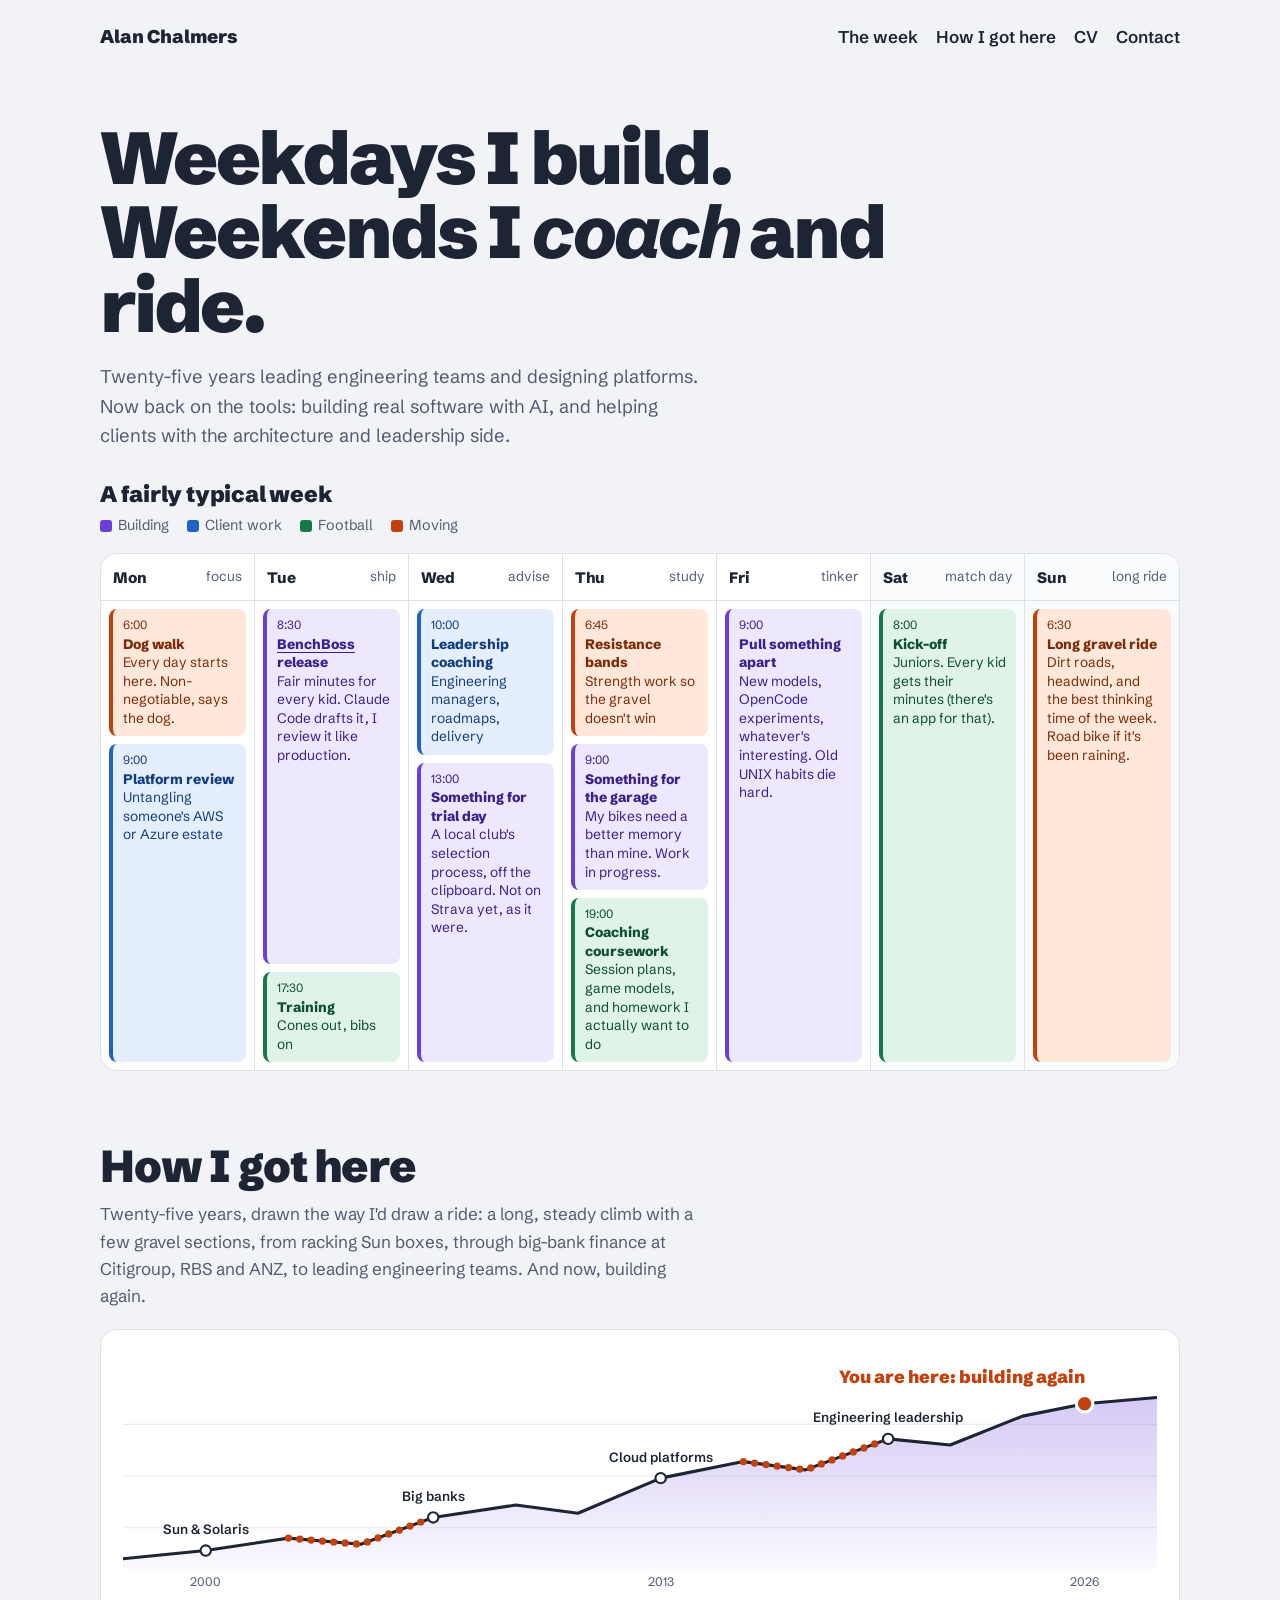
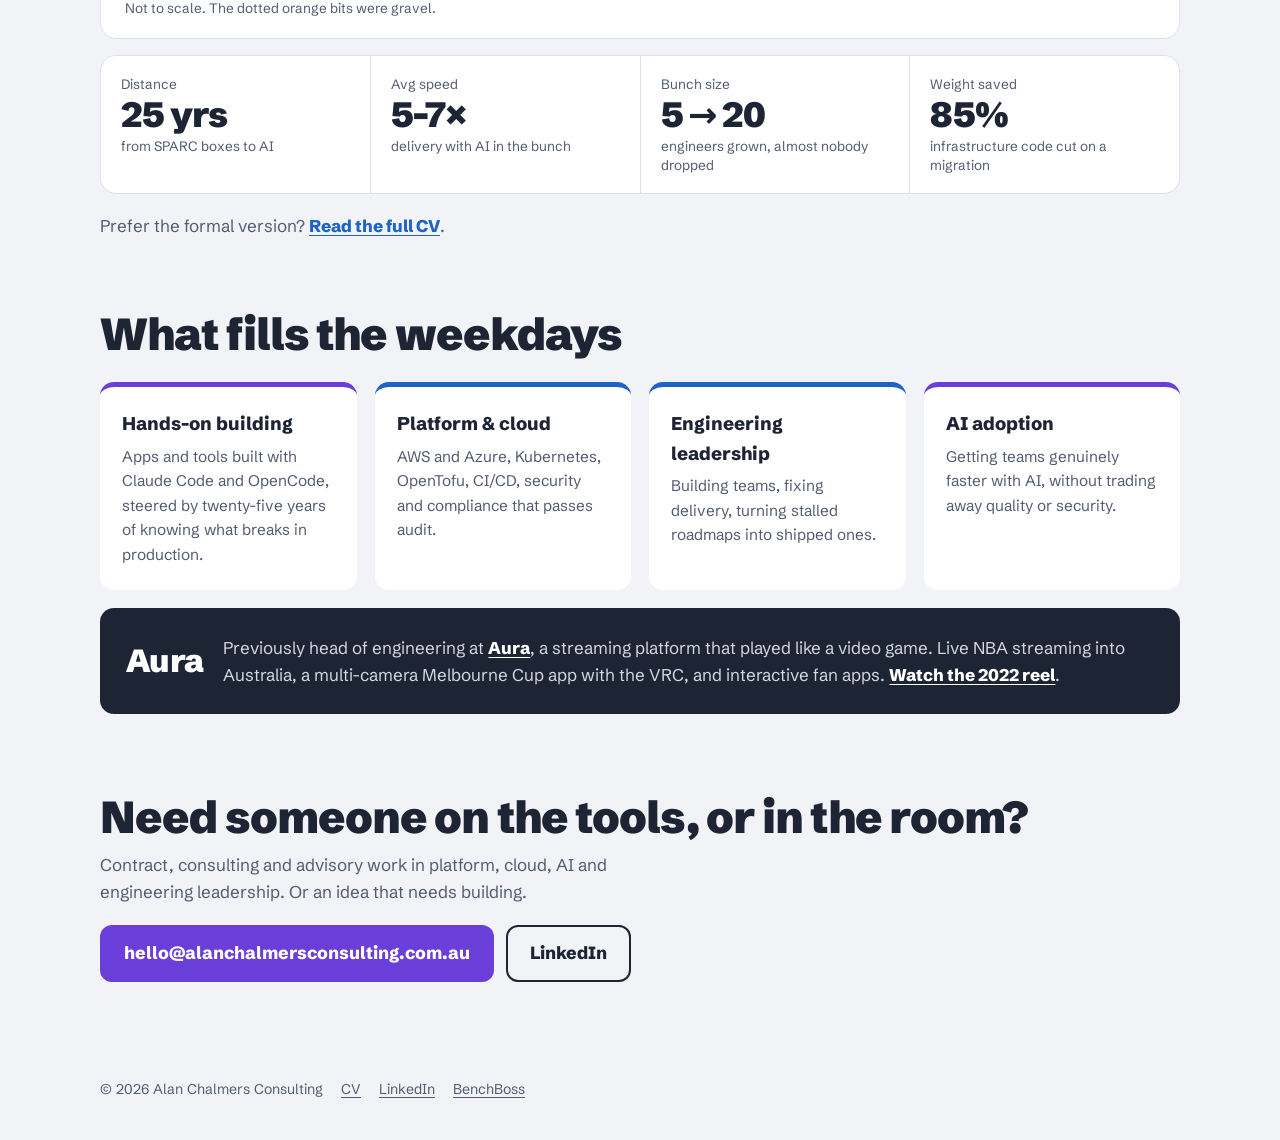
<file: index.html>
<!DOCTYPE html>
<html lang="en">
<head>
<meta charset="UTF-8">
<meta name="viewport" content="width=device-width, initial-scale=1.0">
<title>Alan Chalmers: engineering leader, back on the tools</title>
<meta name="description" content="Twenty-five years leading engineering teams and designing platforms. Now building real software with AI, and helping clients with architecture and leadership.">
<link rel="stylesheet" href="/fonts/fonts.css">
<style>
:root{
  --paper:#FFFFFF; --wash:#F1F3F7; --ink:#1D2433; --muted:#525C70; --rule:#DDE2EA;
  --build:#6A3FD9; --build-bg:#EEE8FF;
  --client:#1F63C9; --client-bg:#E4EEFC;
  --pitch:#16794A; --pitch-bg:#DFF3E8;
  --ride:#C2410C; --ride-bg:#FFE8DA;
}
*{box-sizing:border-box;margin:0;padding:0}
body{font-family:'Schibsted Grotesk',system-ui,-apple-system,sans-serif;background:var(--wash);color:var(--ink);line-height:1.6;font-size:17px}
a{color:var(--client);text-underline-offset:3px}
a:focus-visible{outline:3px solid var(--build);outline-offset:3px;border-radius:4px}
.skip-link{position:absolute;left:1rem;top:-100px;background:var(--build);color:#fff;padding:.5rem 1rem;z-index:10;font-weight:800;border-radius:6px}
.skip-link:focus{top:.5rem}
.wrap{max-width:1120px;margin:0 auto;padding:0 20px}

.top{display:flex;justify-content:space-between;align-items:center;padding:22px 0;flex-wrap:wrap;gap:10px}
.top .name{font-weight:900;font-size:1.15rem;color:var(--ink);text-decoration:none}
.top ul{list-style:none;display:flex;flex-wrap:wrap;gap:6px 18px}
.top ul a{color:var(--ink);text-decoration:none;font-weight:600}
.top ul a:hover{color:var(--build);text-decoration:underline}

.hero{padding:48px 0 32px;max-width:820px}
.hero h1{font-size:clamp(2.5rem,7vw,4.6rem);font-weight:900;line-height:1;letter-spacing:-.03em}
.hero h1 i{font-style:italic;font-weight:800}
.hero p{margin-top:20px;font-size:1.15rem;color:var(--muted);max-width:56ch}

section{padding:72px 0 0}
h2{font-size:clamp(1.9rem,4.5vw,2.8rem);font-weight:900;letter-spacing:-.02em;line-height:1.05}
#week{padding-top:0}
#week h2{font-size:1.4rem;letter-spacing:-.01em}
.lede{color:var(--muted);max-width:60ch;margin-top:10px}

.key{display:flex;flex-wrap:wrap;gap:8px 18px;list-style:none;margin:8px 0 16px;font-size:.9rem;color:var(--muted)}
.key li{display:flex;align-items:center;gap:6px}
.key span{width:12px;height:12px;border-radius:3px;display:inline-block}

.week{display:grid;grid-template-columns:repeat(7,1fr);background:var(--paper);border:1px solid var(--rule);border-radius:16px;overflow:hidden}
.day{border-right:1px solid var(--rule);display:flex;flex-direction:column;min-height:380px}
.day:last-child{border-right:0}
.day h3{font-size:.95rem;font-weight:800;padding:12px 12px 10px;border-bottom:1px solid var(--rule);display:flex;justify-content:space-between;gap:6px}
.day h3 small{font-weight:400;color:var(--muted);font-size:.85rem}
.day.weekend{background:#FAFBFC}
.slots{padding:8px;display:flex;flex-direction:column;gap:8px;flex:1}
.ev{border-radius:8px;padding:8px 10px;font-size:.86rem;line-height:1.35;border-left:4px solid}
.ev time{display:block;font-size:.75rem;margin-bottom:2px}
.ev b{display:block;font-weight:800}
.build{background:var(--build-bg);border-color:var(--build);color:#3B1F8C}
.client{background:var(--client-bg);border-color:var(--client);color:#123E80}
.pitch{background:var(--pitch-bg);border-color:var(--pitch);color:#0D4F30}
.ride{background:var(--ride-bg);border-color:var(--ride);color:#7C2A07}
.ev a{color:inherit}
.tall{flex:1}

.route{background:var(--paper);border:1px solid var(--rule);border-radius:16px;padding:22px 22px 12px;margin-top:20px}
.route svg{width:100%;height:auto;display:block}
.route svg text{font-family:'Schibsted Grotesk',system-ui,sans-serif;font-size:13px;font-weight:600;fill:var(--ink)}
.route svg .yr{fill:var(--muted);font-weight:400;font-size:12px}
.route svg .you{font-weight:900;font-size:17px;fill:var(--ride)}
.route figcaption{font-size:.85rem;color:var(--muted);padding:8px 2px 6px}
.stages{display:none;list-style:none;margin-top:6px;border-top:1px solid var(--rule)}
.stages li{padding:8px 0;border-bottom:1px solid var(--rule);font-size:.95rem}
.stages li b{display:inline-block;min-width:3.2rem;color:var(--muted);font-weight:600}
.stages li:last-child{border:0;color:var(--ride);font-weight:800}
.summary{display:grid;grid-template-columns:repeat(4,1fr);gap:1px;background:var(--rule);border:1px solid var(--rule);border-radius:16px;overflow:hidden;margin-top:16px}
.summary div{background:var(--paper);padding:18px 20px}
.summary dt{font-size:.85rem;color:var(--muted)}
.summary dd{font-weight:900;font-size:2.2rem;line-height:1.05;letter-spacing:-.02em;margin-top:2px}
.summary dd small{display:block;font-weight:400;font-size:.85rem;color:var(--muted);letter-spacing:0;margin-top:4px;line-height:1.35}
.cv-link{margin-top:18px;color:var(--muted)}
.cv-link a{font-weight:800}

.cols{display:grid;grid-template-columns:repeat(4,1fr);gap:18px;margin-top:24px}
.col{background:var(--paper);border-radius:14px;padding:22px;border-top:5px solid}
.col h3{font-size:1.15rem;font-weight:800}
.col p{color:var(--muted);font-size:.96rem;margin-top:6px}
.col.b{border-color:var(--build)} .col.c{border-color:var(--client)}

.aura{margin-top:18px;background:var(--ink);color:#fff;border-radius:14px;padding:26px;display:flex;gap:20px;align-items:center;flex-wrap:wrap}
.aura h3{font-size:2rem;font-weight:900;letter-spacing:-.02em}
.aura p{flex:1;min-width:260px;color:#D3D8E2}
.aura a{color:#fff;font-weight:700}
.aura a:focus-visible{outline-color:#fff}

.contact{padding:80px 0 96px}
.contact p{color:var(--muted);margin-top:10px;max-width:52ch}
.actions{display:flex;flex-wrap:wrap;gap:12px;margin-top:20px;align-items:center}
.btn{display:inline-block;max-width:100%;min-width:0;background:var(--build);color:#fff;font-weight:800;padding:14px 24px;border-radius:12px;text-decoration:none;overflow-wrap:anywhere;font-size:clamp(.95rem,3.5vw,1.1rem)}
.btn:hover{background:#5530B8}
.btn.ghost{background:transparent;color:var(--ink);border:2px solid var(--ink);padding:12px 22px}
.btn.ghost:hover{background:var(--paper)}

footer{padding:0 0 40px;color:var(--muted);font-size:.88rem}
footer ul{list-style:none;display:flex;flex-wrap:wrap;gap:6px 18px}
footer a{color:var(--muted)}

@media (max-width:900px){
  .week{grid-template-columns:1fr}
  .day{border-right:0;border-bottom:1px solid var(--rule);min-height:0}
  .day:last-child{border-bottom:0}
  .tall{flex:none}
  .cols{grid-template-columns:1fr 1fr}
  .summary{grid-template-columns:1fr 1fr}
}
@media (max-width:620px){
  .route svg .lbl{display:none}
  .stages{display:block}
}
@media (max-width:520px){
  body{font-size:16px}
  .cols{grid-template-columns:1fr}
}
</style>
</head>
<body>
<a class="skip-link" href="#main">Skip to content</a>
<div class="wrap">
<header>
  <nav class="top" aria-label="Main">
    <a class="name" href="/">Alan Chalmers</a>
    <ul>
      <li><a href="#week">The week</a></li>
      <li><a href="#route">How I got here</a></li>
      <li><a href="/cv/">CV</a></li>
      <li><a href="#contact">Contact</a></li>
    </ul>
  </nav>
</header>

<main id="main">
<div class="hero">
  <h1>Weekdays I build. Weekends I <i>coach</i> and ride.</h1>
  <p>Twenty-five years leading engineering teams and designing platforms. Now back on the tools: building real software with AI, and helping clients with the architecture and leadership side.</p>
</div>

<section id="week" aria-labelledby="week-h">
  <h2 id="week-h">A fairly typical week</h2>
  <ul class="key" aria-label="Colour key">
    <li><span style="background:var(--build)"></span>Building</li>
    <li><span style="background:var(--client)"></span>Client work</li>
    <li><span style="background:var(--pitch)"></span>Football</li>
    <li><span style="background:var(--ride)"></span>Moving</li>
  </ul>
  <div class="week">
    <div class="day"><h3>Mon <small>focus</small></h3><div class="slots">
      <div class="ev ride"><time>6:00</time><b>Dog walk</b>Every day starts here. Non-negotiable, says the dog.</div>
      <div class="ev client tall"><time>9:00</time><b>Platform review</b>Untangling someone's AWS or Azure estate</div>
    </div></div>
    <div class="day"><h3>Tue <small>ship</small></h3><div class="slots">
      <div class="ev build tall"><time>8:30</time><b><a href="/benchboss/">BenchBoss</a> release</b>Fair minutes for every kid. Claude Code drafts it, I review it like production.</div>
      <div class="ev pitch"><time>17:30</time><b>Training</b>Cones out, bibs on</div>
    </div></div>
    <div class="day"><h3>Wed <small>advise</small></h3><div class="slots">
      <div class="ev client"><time>10:00</time><b>Leadership coaching</b>Engineering managers, roadmaps, delivery</div>
      <div class="ev build tall"><time>13:00</time><b>Something for trial day</b>A local club's selection process, off the clipboard. Not on Strava yet, as it were.</div>
    </div></div>
    <div class="day"><h3>Thu <small>study</small></h3><div class="slots">
      <div class="ev ride"><time>6:45</time><b>Resistance bands</b>Strength work so the gravel doesn't win</div>
      <div class="ev build"><time>9:00</time><b>Something for the garage</b>My bikes need a better memory than mine. Work in progress.</div>
      <div class="ev pitch tall"><time>19:00</time><b>Coaching coursework</b>Session plans, game models, and homework I actually want to do</div>
    </div></div>
    <div class="day"><h3>Fri <small>tinker</small></h3><div class="slots">
      <div class="ev build tall"><time>9:00</time><b>Pull something apart</b>New models, OpenCode experiments, whatever's interesting. Old UNIX habits die hard.</div>
    </div></div>
    <div class="day weekend"><h3>Sat <small>match day</small></h3><div class="slots">
      <div class="ev pitch tall"><time>8:00</time><b>Kick-off</b>Juniors. Every kid gets their minutes (there's an app for that).</div>
    </div></div>
    <div class="day weekend"><h3>Sun <small>long ride</small></h3><div class="slots">
      <div class="ev ride tall"><time>6:30</time><b>Long gravel ride</b>Dirt roads, headwind, and the best thinking time of the week. Road bike if it's been raining.</div>
    </div></div>
  </div>
</section>

<section id="route" aria-labelledby="route-h">
  <h2 id="route-h">How I got here</h2>
  <p class="lede">Twenty-five years, drawn the way I'd draw a ride: a long, steady climb with a few gravel sections, from racking Sun boxes, through big-bank finance at Citigroup, RBS and ANZ, to leading engineering teams. And now, building again.</p>
  <figure class="route">
    <svg viewBox="0 0 1000 230" role="img" aria-label="Career drawn as a ride elevation profile: Sun, Solaris and SPARC systems from 2000, then big-bank finance at Citigroup, RBS and ANZ, cloud platforms, engineering leadership, and a summit in 2026 marked 'you are here: building again'.">
      <defs><linearGradient id="fill" x1="0" y1="0" x2="0" y2="1"><stop offset="0" stop-color="#6A3FD9" stop-opacity=".28"/><stop offset="1" stop-color="#6A3FD9" stop-opacity=".03"/></linearGradient></defs>
      <g stroke="#E8EBF1" stroke-width="1"><line x1="0" y1="70" x2="1000" y2="70"/><line x1="0" y1="120" x2="1000" y2="120"/><line x1="0" y1="170" x2="1000" y2="170"/></g>
      <path d="M0 200 L80 192 L160 180 L230 186 L300 160 L380 148 L440 156 L520 122 L600 106 L660 114 L740 84 L800 90 L870 62 L930 50 L1000 44 L1000 210 L0 210 Z" fill="url(#fill)"/>
      <path d="M0 200 L80 192 L160 180 L230 186 L300 160 L380 148 L440 156 L520 122 L600 106 L660 114 L740 84 L800 90 L870 62 L930 50 L1000 44" fill="none" stroke="#1D2433" stroke-width="3" stroke-linejoin="round"/>
      <path d="M160 180 L230 186 L300 160 M600 106 L660 114 L740 84" fill="none" stroke="#C2410C" stroke-width="7" stroke-dasharray="0 11" stroke-linecap="round"/>
      <g fill="#fff" stroke="#1D2433" stroke-width="2"><circle cx="80" cy="192" r="5"/><circle cx="300" cy="160" r="5"/><circle cx="520" cy="122" r="5"/><circle cx="740" cy="84" r="5"/></g>
      <circle cx="930" cy="50" r="8" fill="#C2410C" stroke="#fff" stroke-width="3"/>
      <g class="lbl">
        <text x="80" y="176" text-anchor="middle">Sun &amp; Solaris</text>
        <text x="300" y="144" text-anchor="middle">Big banks</text>
        <text x="520" y="106" text-anchor="middle">Cloud platforms</text>
        <text x="740" y="68" text-anchor="middle">Engineering leadership</text>
        <text class="you" x="930" y="30" text-anchor="end">You are here: building again</text>
        <text class="yr" x="80" y="226" text-anchor="middle">2000</text><text class="yr" x="520" y="226" text-anchor="middle">2013</text><text class="yr" x="930" y="226" text-anchor="middle">2026</text>
      </g>
    </svg>
    <ol class="stages">
      <li><b>2000</b>Sun &amp; Solaris on SPARC</li>
      <li><b></b>Big banks</li>
      <li><b>2013</b>Cloud platforms</li>
      <li><b></b>Engineering leadership</li>
      <li><b>2026</b>You are here: building again</li>
    </ol>
    <figcaption>Not to scale. The dotted orange bits were gravel.</figcaption>
  </figure>
  <dl class="summary">
    <div><dt>Distance</dt><dd>25 yrs<small>from SPARC boxes to AI</small></dd></div>
    <div><dt>Avg speed</dt><dd>5–7×<small>delivery with AI in the bunch</small></dd></div>
    <div><dt>Bunch size</dt><dd>5 → 20<small>engineers grown, almost nobody dropped</small></dd></div>
    <div><dt>Weight saved</dt><dd>85%<small>infrastructure code cut on a migration</small></dd></div>
  </dl>
  <p class="cv-link">Prefer the formal version? <a href="/cv/">Read the full CV</a>.</p>
</section>

<section id="what" aria-labelledby="what-h">
  <h2 id="what-h">What fills the weekdays</h2>
  <div class="cols">
    <div class="col b"><h3>Hands-on building</h3><p>Apps and tools built with Claude Code and OpenCode, steered by twenty-five years of knowing what breaks in production.</p></div>
    <div class="col c"><h3>Platform &amp; cloud</h3><p>AWS and Azure, Kubernetes, OpenTofu, CI/CD, security and compliance that passes audit.</p></div>
    <div class="col c"><h3>Engineering leadership</h3><p>Building teams, fixing delivery, turning stalled roadmaps into shipped ones.</p></div>
    <div class="col b"><h3>AI adoption</h3><p>Getting teams genuinely faster with AI, without trading away quality or security.</p></div>
  </div>
  <div class="aura">
    <h3>Aura</h3>
    <p>Previously head of engineering at <a href="https://www.youtube.com/@this_is_aura">Aura</a>, a streaming platform that played like a video game. Live NBA streaming into Australia, a multi-camera Melbourne Cup app with the VRC, and interactive fan apps. <a href="https://www.youtube.com/watch?v=hYINfD77_-0">Watch the 2022 reel</a>.</p>
  </div>
</section>

<section class="contact" id="contact" aria-labelledby="contact-h">
  <h2 id="contact-h">Need someone on the tools, or in the room?</h2>
  <p>Contract, consulting and advisory work in platform, cloud, AI and engineering leadership. Or an idea that needs building.</p>
  <div class="actions">
    <a class="btn" href="mailto:hello@alanchalmersconsulting.com.au">hello@<wbr>alanchalmersconsulting.com.au</a>
    <a class="btn ghost" href="https://www.linkedin.com/in/alanchalmers">LinkedIn</a>
  </div>
</section>
</main>

<footer>
  <ul>
    <li>© 2026 Alan Chalmers Consulting</li>
    <li><a href="/cv/">CV</a></li>
    <li><a href="https://www.linkedin.com/in/alanchalmers">LinkedIn</a></li>
    <li><a href="/benchboss/">BenchBoss</a></li>
  </ul>
</footer>
</div>
</body>
</html>
</file>
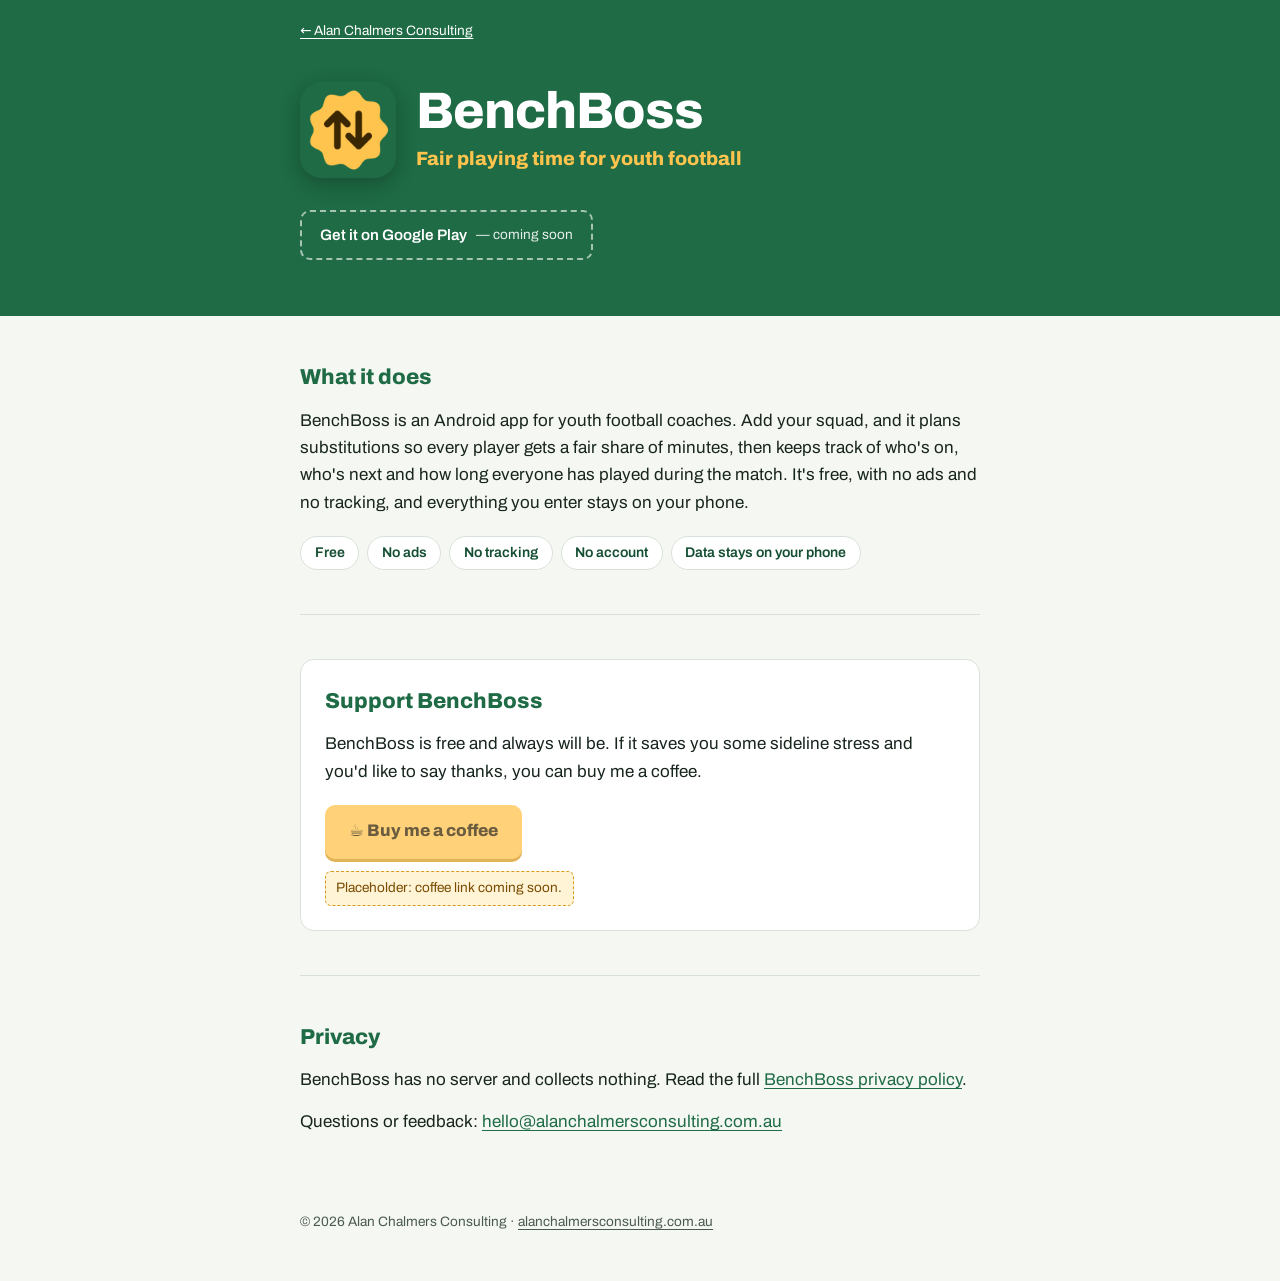
<file: benchboss/index.html>
<!DOCTYPE html>
<html lang="en">
<head>
    <meta charset="UTF-8">
    <meta name="viewport" content="width=device-width, initial-scale=1.0">
    <title>BenchBoss — fair playing time for youth football</title>
    <meta name="description" content="BenchBoss helps youth football coaches plan substitutions and share playing time fairly. Free, no ads, no tracking.">
    <link rel="icon" type="image/png" sizes="32x32" href="/benchboss/favicon-32.png">
    <link rel="stylesheet" href="/fonts/fonts.css">
    <style>
        :root {
            --grass:      #1E6B45;
            --grass-dark: #154F33;
            --gold:       #FFC44D;
            --ink:        #3A2600;   /* text on gold */
            --text:       #17251D;
            --muted:      #4A5A51;
            --bg:         #F5F7F2;
            --card:       #FFFFFF;
            --line:       #D9E2DA;
        }
        * { margin: 0; padding: 0; box-sizing: border-box; }
        html { scroll-padding-top: 1rem; }
        body {
            font-family: 'Archivo', system-ui, -apple-system, sans-serif;
            background: var(--bg);
            color: var(--text);
            font-size: 17px;
            line-height: 1.6;
        }
        a { color: var(--grass); text-underline-offset: 3px; }
        a:focus-visible, .btn:focus-visible {
            outline: 3px solid var(--gold);
            outline-offset: 3px;
            box-shadow: 0 0 0 6px var(--grass-dark);
            border-radius: 4px;
        }
        .skip-link {
            position: absolute; left: 1rem; top: -100px;
            background: var(--gold); color: var(--ink);
            padding: 0.5rem 1rem; z-index: 10; font-weight: 600;
        }
        .skip-link:focus { top: 0.5rem; }

        .wrap { max-width: 720px; margin: 0 auto; padding: 0 1.25rem; }

        /* Hero */
        .hero { background: var(--grass); color: #fff; padding: 1.25rem 0 3.5rem; }
        .crumb { font-size: 0.85rem; margin-bottom: 2.5rem; }
        .crumb a { color: #fff; }
        .brand { display: flex; align-items: center; gap: 1.25rem; }
        .brand img { width: 96px; height: 96px; border-radius: 22px; box-shadow: 0 6px 20px rgba(0,0,0,0.25); flex-shrink: 0; }
        h1 { font-size: clamp(2.2rem, 7vw, 3.2rem); font-weight: 800; line-height: 1.05; letter-spacing: -0.02em; }
        .tagline { color: var(--gold); font-weight: 800; font-size: 1.2rem; margin-top: 0.35rem; }

        .play {
            display: inline-flex; align-items: center; gap: 0.6rem;
            margin-top: 2rem; padding: 0.7rem 1.1rem;
            border: 2px dashed rgba(255,255,255,0.6); border-radius: 10px;
            color: #fff; font-weight: 600; font-size: 0.95rem;
        }
        .play small { font-weight: 400; opacity: 0.9; font-size: 0.85rem; }

        /* Body */
        main section { padding: 2.75rem 0; border-bottom: 1px solid var(--line); }
        main section:last-of-type { border-bottom: none; }
        h2 { font-size: 1.35rem; font-weight: 800; color: var(--grass); margin-bottom: 0.75rem; }
        p + p { margin-top: 0.9rem; }
        .facts { list-style: none; display: flex; flex-wrap: wrap; gap: 0.5rem; margin-top: 1.25rem; }
        .facts li {
            background: var(--card); border: 1px solid var(--line); border-radius: 999px;
            padding: 0.3rem 0.85rem; font-size: 0.88rem; font-weight: 600; color: var(--grass-dark);
        }

        .support { background: var(--card); border: 1px solid var(--line); border-radius: 14px; padding: 1.5rem; }
        .btn {
            display: inline-block; margin-top: 1.25rem;
            background: var(--gold); color: var(--ink);
            font-weight: 800; font-size: 1.05rem; text-decoration: none;
            padding: 0.85rem 1.5rem; border-radius: 10px;
            box-shadow: 0 3px 0 #D99A1E;
        }
        .btn:hover { filter: brightness(1.05); }
        .btn[aria-disabled="true"] { cursor: not-allowed; opacity: 0.75; }
        .placeholder-note {
            display: block; margin-top: 0.75rem; font-size: 0.85rem; color: #7A4B00;
            background: #FFF4D6; border: 1px dashed #D99A1E; border-radius: 6px; padding: 0.35rem 0.65rem;
            width: fit-content; max-width: 100%;
        }

        footer { padding: 2rem 0 3rem; font-size: 0.85rem; color: var(--muted); }
        footer a { color: var(--muted); }

        @media (max-width: 480px) {
            body { font-size: 16px; }
            .brand img { width: 72px; height: 72px; border-radius: 17px; }
            .brand { gap: 1rem; }
        }
    </style>
</head>
<body>
<a class="skip-link" href="#main">Skip to content</a>

<header class="hero">
    <div class="wrap">
        <p class="crumb"><a href="/">← Alan Chalmers Consulting</a></p>
        <div class="brand">
            <img src="/benchboss/icon-512.png" alt="BenchBoss app icon" width="96" height="96">
            <div>
                <h1>BenchBoss</h1>
                <p class="tagline">Fair playing time for youth football</p>
            </div>
        </div>
        <!-- Google Play: replace this block with the store link once the app is published. -->
        <p class="play" id="get">Get it on Google Play <small>— coming soon</small></p>
    </div>
</header>

<main id="main" class="wrap">
    <section id="about">
        <h2>What it does</h2>
        <p>BenchBoss is an Android app for youth football coaches. Add your squad, and it plans substitutions so every player gets a fair share of minutes, then keeps track of who's on, who's next and how long everyone has played during the match. It's free, with no ads and no tracking, and everything you enter stays on your phone.</p>
        <ul class="facts" aria-label="Key facts">
            <li>Free</li>
            <li>No ads</li>
            <li>No tracking</li>
            <li>No account</li>
            <li>Data stays on your phone</li>
        </ul>
    </section>

    <section id="support">
        <div class="support">
            <h2>Support BenchBoss</h2>
            <p>BenchBoss is free and always will be. If it saves you some sideline stress and you'd like to say thanks, you can buy me a coffee.</p>
            <!-- PLACEHOLDER: set href to the Buy Me a Coffee URL and remove aria-disabled + the note below. -->
            <a class="btn" role="link" aria-disabled="true">☕ Buy me a coffee</a>
            <span class="placeholder-note">Placeholder: coffee link coming soon.</span>
        </div>
    </section>

    <section id="privacy">
        <h2>Privacy</h2>
        <p>BenchBoss has no server and collects nothing. Read the full <a href="/benchboss/privacy/">BenchBoss privacy policy</a>.</p>
        <p>Questions or feedback: <a href="mailto:hello@alanchalmersconsulting.com.au">hello@alanchalmersconsulting.com.au</a></p>
    </section>
</main>

<footer>
    <div class="wrap">&copy; 2026 Alan Chalmers Consulting · <a href="/">alanchalmersconsulting.com.au</a></div>
</footer>
</body>
</html>
</file>
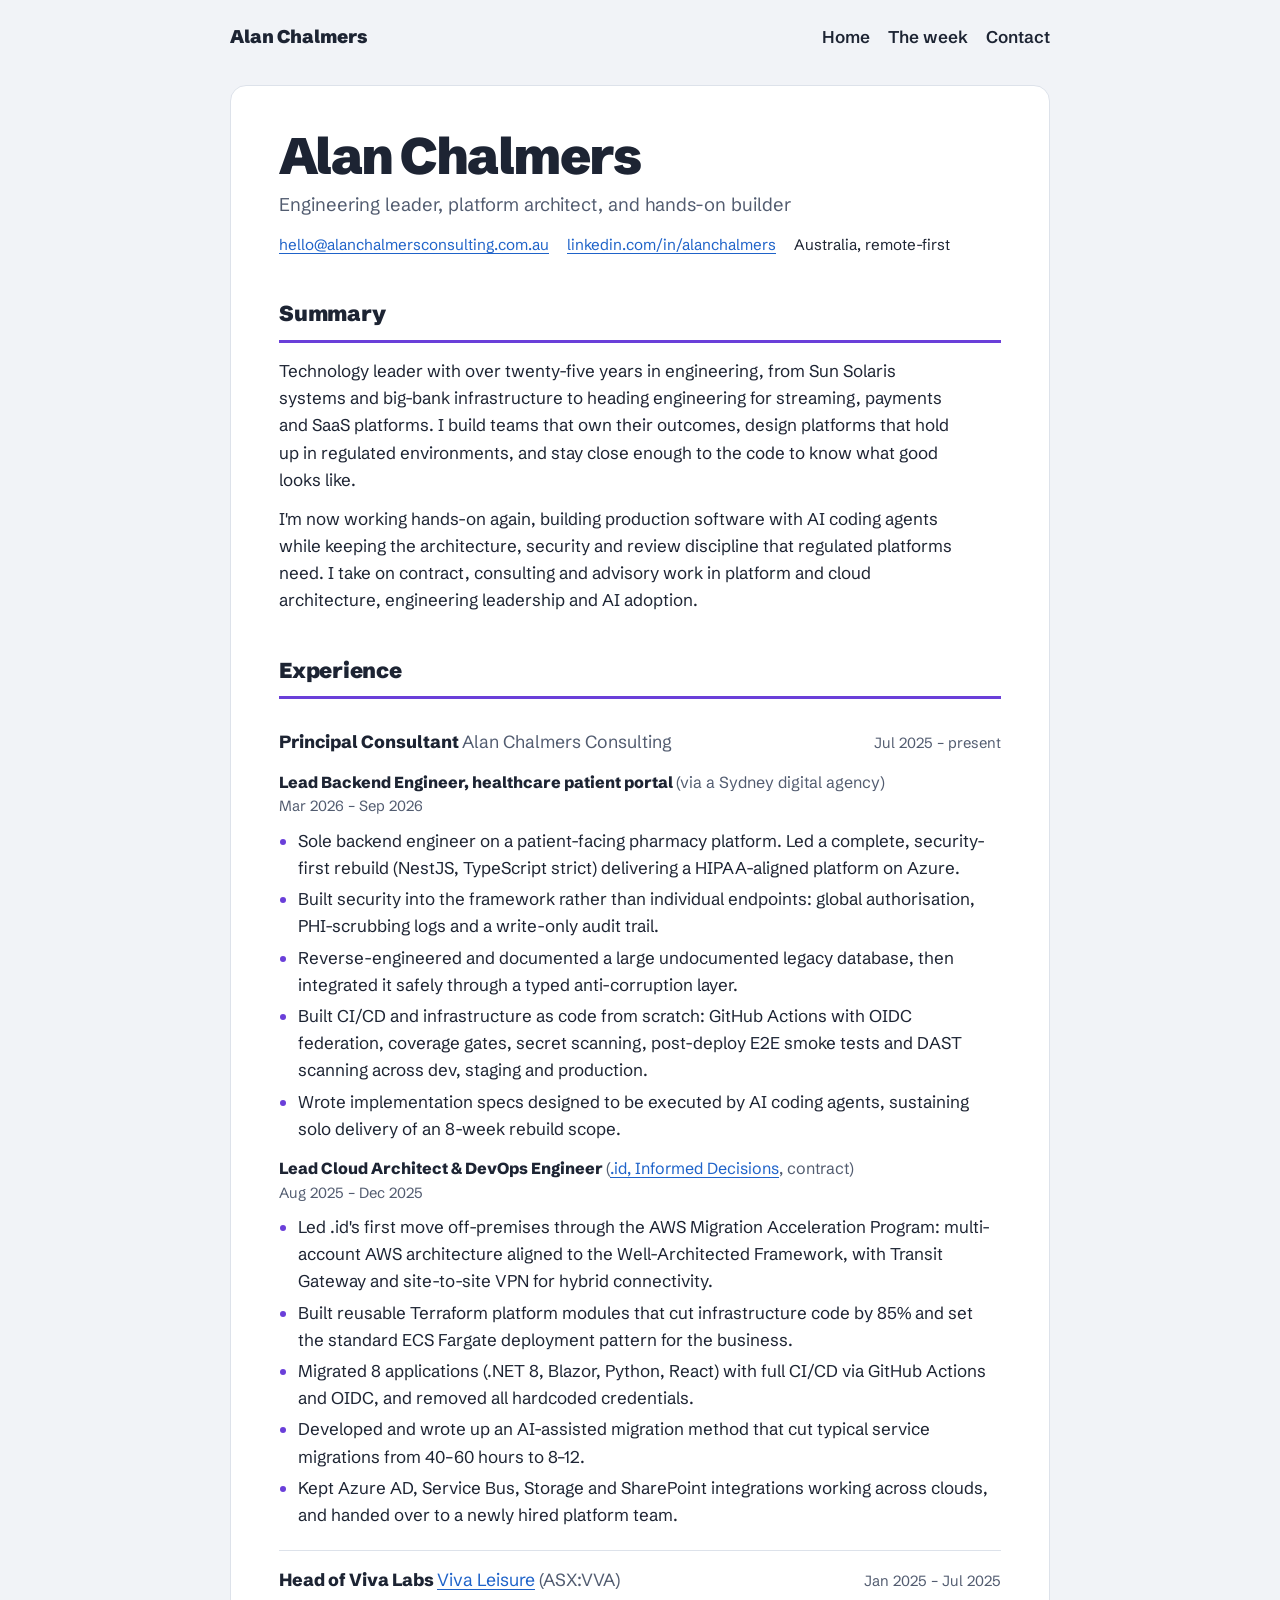
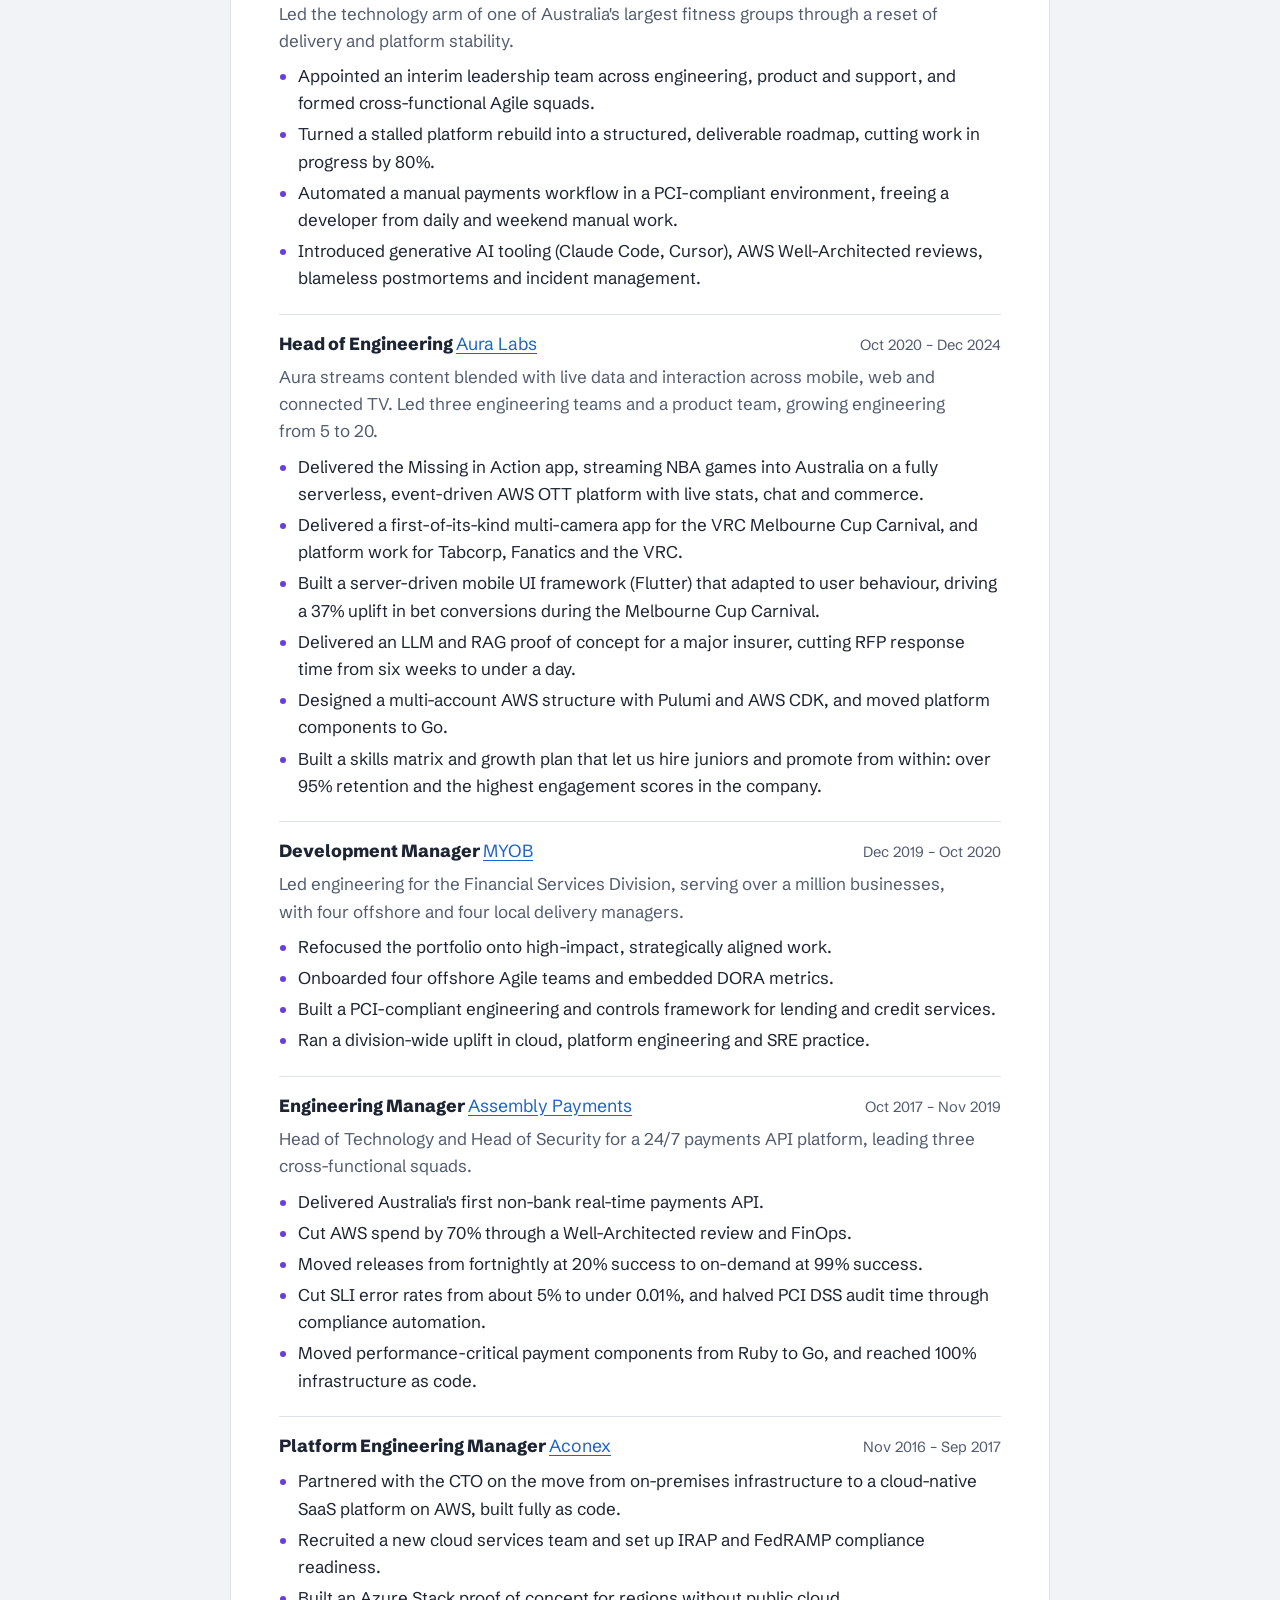
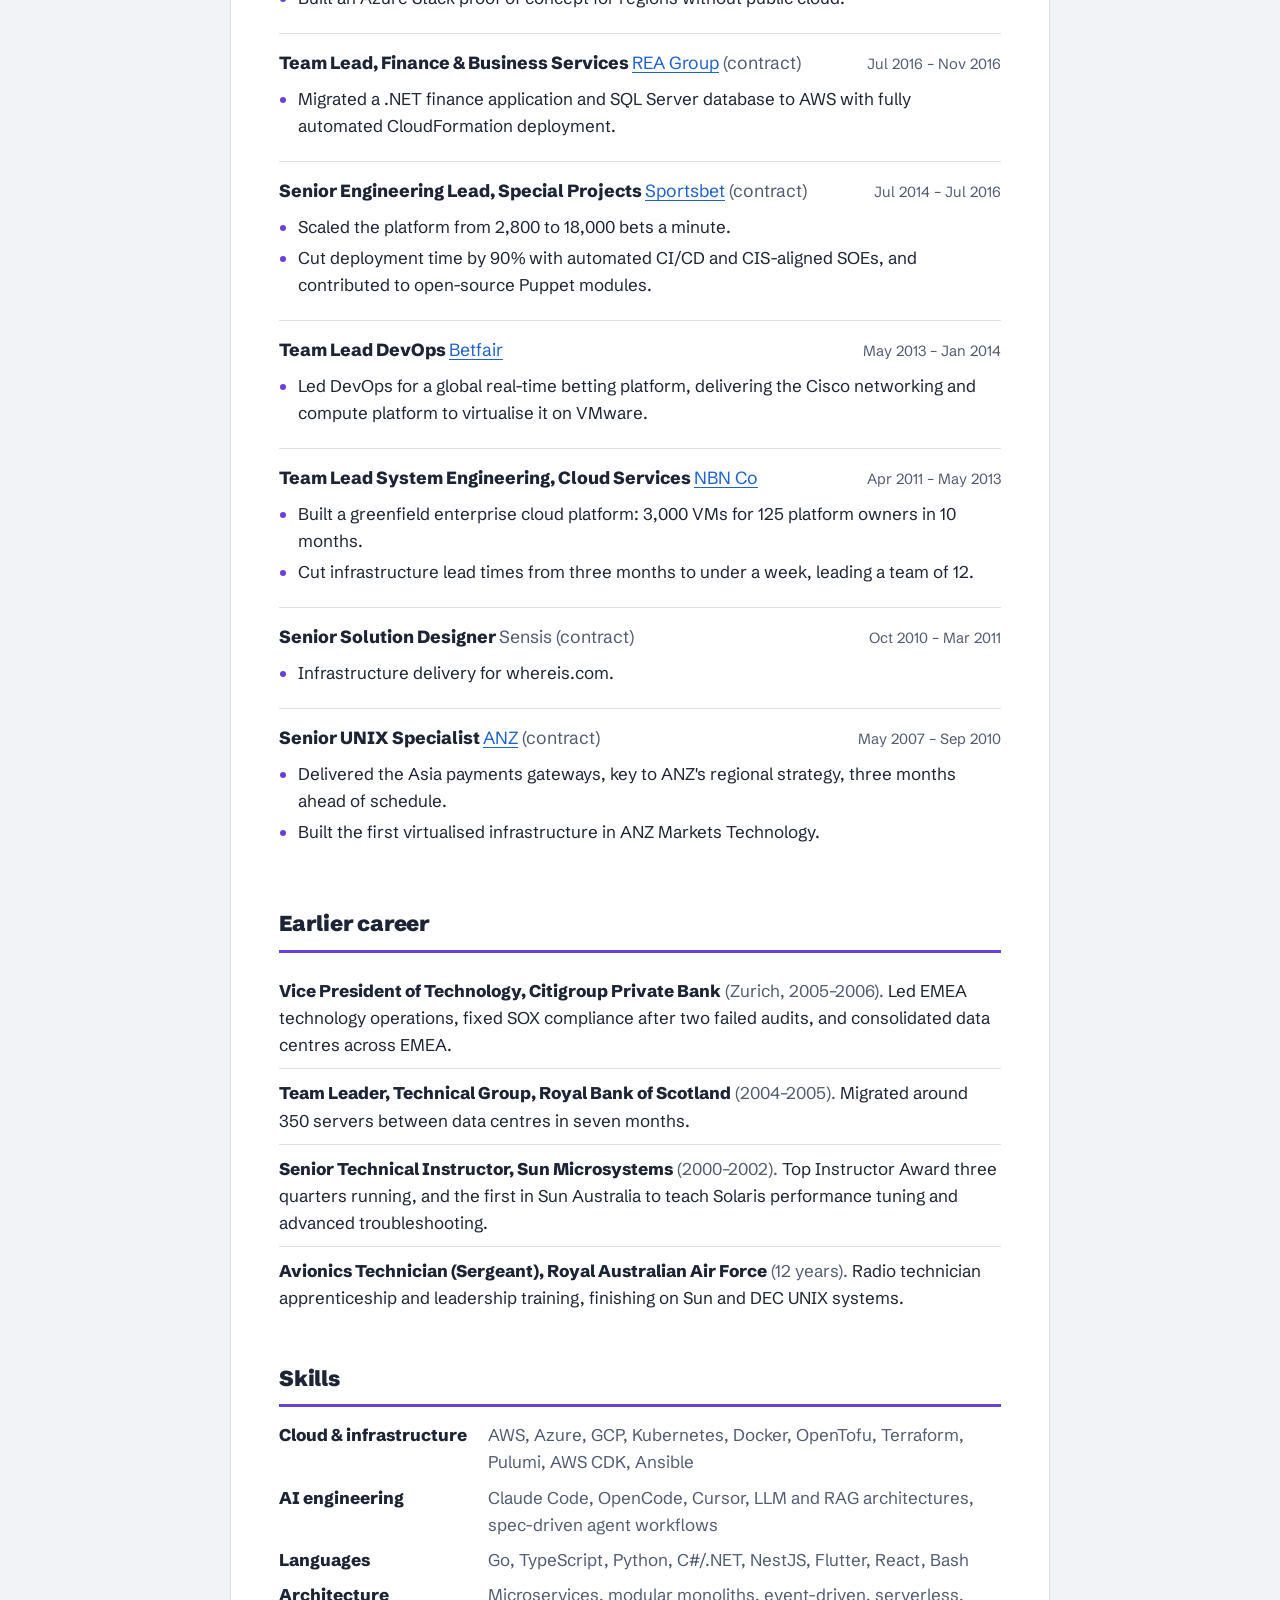
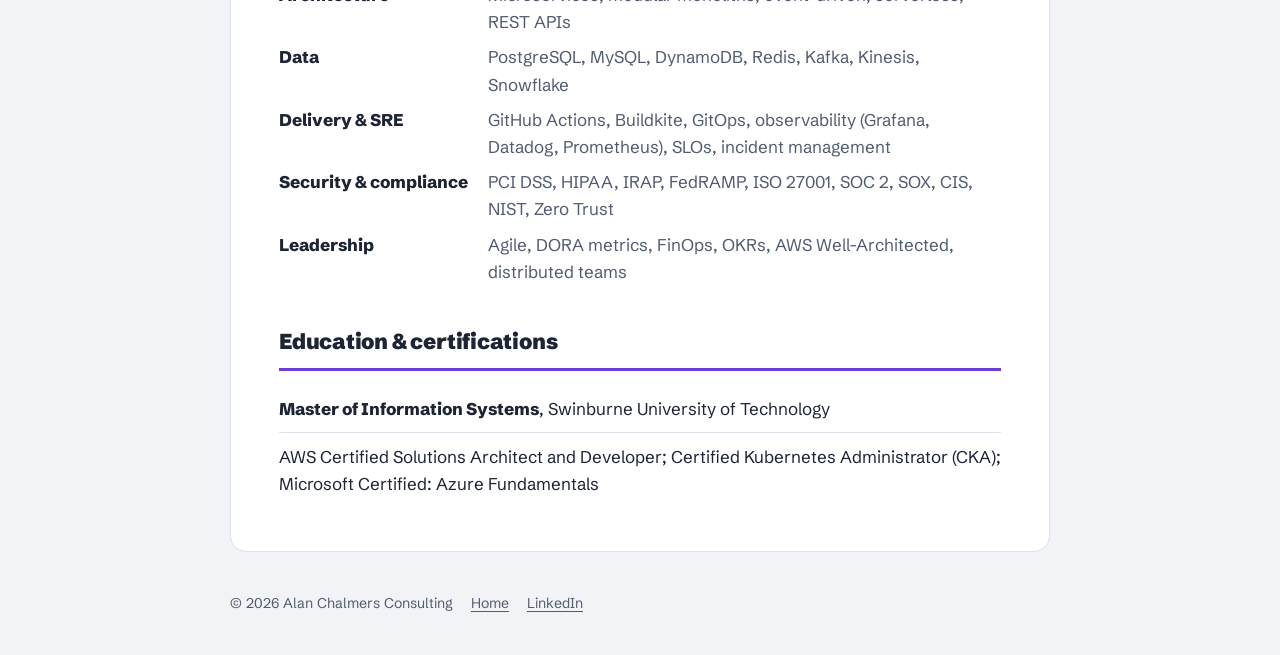
<file: cv/index.html>
<!DOCTYPE html>
<html lang="en">
<head>
<meta charset="UTF-8">
<meta name="viewport" content="width=device-width, initial-scale=1.0">
<title>Alan Chalmers: CV</title>
<meta name="description" content="CV of Alan Chalmers: engineering leadership, platform and cloud architecture, and hands-on AI-assisted engineering across finance, payments, streaming and regulated environments.">
<link rel="stylesheet" href="/fonts/fonts.css">
<style>
:root{
  --paper:#FFFFFF; --wash:#F1F3F7; --ink:#1D2433; --muted:#525C70; --rule:#DDE2EA;
  --build:#6A3FD9; --client:#1F63C9; --ride:#C2410C;
}
*{box-sizing:border-box;margin:0;padding:0}
body{font-family:'Schibsted Grotesk',system-ui,-apple-system,sans-serif;background:var(--wash);color:var(--ink);line-height:1.6;font-size:17px}
a{color:var(--client);text-underline-offset:3px}
a:focus-visible{outline:3px solid var(--build);outline-offset:3px;border-radius:4px}
.skip-link{position:absolute;left:1rem;top:-100px;background:var(--build);color:#fff;padding:.5rem 1rem;z-index:10;font-weight:800;border-radius:6px}
.skip-link:focus{top:.5rem}
.wrap{max-width:860px;margin:0 auto;padding:0 20px}

.top{display:flex;justify-content:space-between;align-items:center;padding:22px 0;flex-wrap:wrap;gap:10px}
.top .name{font-weight:900;font-size:1.15rem;color:var(--ink);text-decoration:none}
.top ul{list-style:none;display:flex;flex-wrap:wrap;gap:6px 18px}
.top ul a{color:var(--ink);text-decoration:none;font-weight:600}
.top ul a:hover{color:var(--build);text-decoration:underline}

.sheet{background:var(--paper);border:1px solid var(--rule);border-radius:16px;padding:44px 48px;margin:12px 0 40px}
h1{font-size:clamp(2.2rem,6vw,3.2rem);font-weight:900;letter-spacing:-.03em;line-height:1}
.role-line{font-size:1.15rem;color:var(--muted);margin-top:8px}
.contact-line{list-style:none;display:flex;flex-wrap:wrap;gap:4px 18px;margin-top:14px;font-size:.95rem}
.contact-line li{overflow-wrap:anywhere}

h2{font-size:1.35rem;font-weight:900;letter-spacing:-.01em;margin:40px 0 14px;padding-bottom:8px;border-bottom:3px solid var(--build)}
.summary p + p{margin-top:12px}
.summary p{max-width:68ch}

.job{padding:18px 0;border-bottom:1px solid var(--rule)}
.job:last-of-type{border-bottom:0}
.job-head{display:flex;justify-content:space-between;align-items:baseline;gap:4px 16px;flex-wrap:wrap}
.job h3{font-size:1.1rem;font-weight:800;line-height:1.3}
.job h3 span{font-weight:400;color:var(--muted)}
.job time, .job .when{font-size:.92rem;color:var(--muted);white-space:nowrap}
.job > p{margin-top:6px;color:var(--muted);max-width:70ch}
.job h4{font-size:1rem;font-weight:800;margin-top:14px}
.job h4 + .when{display:block}
.job ul{margin:8px 0 0 1.2rem}
.job li{margin:4px 0;max-width:70ch}
.job li::marker{color:var(--build)}

.earlier{list-style:none}
.earlier li{padding:10px 0;border-bottom:1px solid var(--rule)}
.earlier li:last-child{border:0}
.earlier b{font-weight:800}
.earlier span{color:var(--muted)}

.skills{display:grid;grid-template-columns:max-content 1fr;gap:8px 20px}
.skills dt{font-weight:800}
.skills dd{color:var(--muted)}

footer{padding:0 0 40px;color:var(--muted);font-size:.88rem}
footer ul{list-style:none;display:flex;flex-wrap:wrap;gap:6px 18px}
footer a{color:var(--muted)}

@media (max-width:640px){
  body{font-size:16px}
  .sheet{padding:26px 20px;border-radius:12px}
  .skills{grid-template-columns:1fr;gap:2px}
  .skills dd{margin-bottom:10px}
}
@media print{
  body{background:#fff;font-size:11pt}
  .top,.skip-link,footer{display:none}
  .wrap{max-width:none;padding:0}
  .sheet{border:0;padding:0;margin:0}
  a{color:var(--ink);text-decoration:none}
  .job{break-inside:avoid}
}
</style>
</head>
<body>
<a class="skip-link" href="#main">Skip to content</a>
<div class="wrap">
<header>
  <nav class="top" aria-label="Main">
    <a class="name" href="/">Alan Chalmers</a>
    <ul>
      <li><a href="/">Home</a></li>
      <li><a href="/#week">The week</a></li>
      <li><a href="/#contact">Contact</a></li>
    </ul>
  </nav>
</header>

<main id="main" class="sheet">
  <h1>Alan Chalmers</h1>
  <p class="role-line">Engineering leader, platform architect, and hands-on builder</p>
  <ul class="contact-line">
    <li><a href="mailto:hello@alanchalmersconsulting.com.au">hello@<wbr>alanchalmersconsulting.com.au</a></li>
    <li><a href="https://www.linkedin.com/in/alanchalmers">linkedin.com/in/alanchalmers</a></li>
    <li>Australia, remote-first</li>
  </ul>

  <section class="summary" aria-labelledby="summary-h">
    <h2 id="summary-h">Summary</h2>
    <p>Technology leader with over twenty-five years in engineering, from Sun Solaris systems and big-bank infrastructure to heading engineering for streaming, payments and SaaS platforms. I build teams that own their outcomes, design platforms that hold up in regulated environments, and stay close enough to the code to know what good looks like.</p>
    <p>I'm now working hands-on again, building production software with AI coding agents while keeping the architecture, security and review discipline that regulated platforms need. I take on contract, consulting and advisory work in platform and cloud architecture, engineering leadership and AI adoption.</p>
  </section>

  <section aria-labelledby="exp-h">
    <h2 id="exp-h">Experience</h2>

    <article class="job">
      <div class="job-head"><h3>Principal Consultant <span>Alan Chalmers Consulting</span></h3><span class="when">Jul 2025 – present</span></div>

      <h4>Lead Backend Engineer, healthcare patient portal <span style="font-weight:400;color:var(--muted)">(via a Sydney digital agency)</span></h4>
      <span class="when">Mar 2026 – Sep 2026</span>
      <ul>
        <li>Sole backend engineer on a patient-facing pharmacy platform. Led a complete, security-first rebuild (NestJS, TypeScript strict) delivering a HIPAA-aligned platform on Azure.</li>
        <li>Built security into the framework rather than individual endpoints: global authorisation, PHI-scrubbing logs and a write-only audit trail.</li>
        <li>Reverse-engineered and documented a large undocumented legacy database, then integrated it safely through a typed anti-corruption layer.</li>
        <li>Built CI/CD and infrastructure as code from scratch: GitHub Actions with OIDC federation, coverage gates, secret scanning, post-deploy E2E smoke tests and DAST scanning across dev, staging and production.</li>
        <li>Wrote implementation specs designed to be executed by AI coding agents, sustaining solo delivery of an 8-week rebuild scope.</li>
      </ul>

      <h4>Lead Cloud Architect &amp; DevOps Engineer <span style="font-weight:400;color:var(--muted)">(<a href="https://www.id.com.au/">.id, Informed Decisions</a>, contract)</span></h4>
      <span class="when">Aug 2025 – Dec 2025</span>
      <ul>
        <li>Led .id's first move off-premises through the AWS Migration Acceleration Program: multi-account AWS architecture aligned to the Well-Architected Framework, with Transit Gateway and site-to-site VPN for hybrid connectivity.</li>
        <li>Built reusable Terraform platform modules that cut infrastructure code by 85% and set the standard ECS Fargate deployment pattern for the business.</li>
        <li>Migrated 8 applications (.NET 8, Blazor, Python, React) with full CI/CD via GitHub Actions and OIDC, and removed all hardcoded credentials.</li>
        <li>Developed and wrote up an AI-assisted migration method that cut typical service migrations from 40–60 hours to 8–12.</li>
        <li>Kept Azure AD, Service Bus, Storage and SharePoint integrations working across clouds, and handed over to a newly hired platform team.</li>
      </ul>
    </article>

    <article class="job">
      <div class="job-head"><h3>Head of Viva Labs <span><a href="https://vivaleisure.group/">Viva Leisure</a> (ASX:VVA)</span></h3><span class="when">Jan 2025 – Jul 2025</span></div>
      <p>Led the technology arm of one of Australia's largest fitness groups through a reset of delivery and platform stability.</p>
      <ul>
        <li>Appointed an interim leadership team across engineering, product and support, and formed cross-functional Agile squads.</li>
        <li>Turned a stalled platform rebuild into a structured, deliverable roadmap, cutting work in progress by 80%.</li>
        <li>Automated a manual payments workflow in a PCI-compliant environment, freeing a developer from daily and weekend manual work.</li>
        <li>Introduced generative AI tooling (Claude Code, Cursor), AWS Well-Architected reviews, blameless postmortems and incident management.</li>
      </ul>
    </article>

    <article class="job">
      <div class="job-head"><h3>Head of Engineering <span><a href="https://www.youtube.com/@this_is_aura">Aura Labs</a></span></h3><span class="when">Oct 2020 – Dec 2024</span></div>
      <p>Aura streams content blended with live data and interaction across mobile, web and connected TV. Led three engineering teams and a product team, growing engineering from 5 to 20.</p>
      <ul>
        <li>Delivered the Missing in Action app, streaming NBA games into Australia on a fully serverless, event-driven AWS OTT platform with live stats, chat and commerce.</li>
        <li>Delivered a first-of-its-kind multi-camera app for the VRC Melbourne Cup Carnival, and platform work for Tabcorp, Fanatics and the VRC.</li>
        <li>Built a server-driven mobile UI framework (Flutter) that adapted to user behaviour, driving a 37% uplift in bet conversions during the Melbourne Cup Carnival.</li>
        <li>Delivered an LLM and RAG proof of concept for a major insurer, cutting RFP response time from six weeks to under a day.</li>
        <li>Designed a multi-account AWS structure with Pulumi and AWS CDK, and moved platform components to Go.</li>
        <li>Built a skills matrix and growth plan that let us hire juniors and promote from within: over 95% retention and the highest engagement scores in the company.</li>
      </ul>
    </article>

    <article class="job">
      <div class="job-head"><h3>Development Manager <span><a href="https://www.myob.com/au">MYOB</a></span></h3><span class="when">Dec 2019 – Oct 2020</span></div>
      <p>Led engineering for the Financial Services Division, serving over a million businesses, with four offshore and four local delivery managers.</p>
      <ul>
        <li>Refocused the portfolio onto high-impact, strategically aligned work.</li>
        <li>Onboarded four offshore Agile teams and embedded DORA metrics.</li>
        <li>Built a PCI-compliant engineering and controls framework for lending and credit services.</li>
        <li>Ran a division-wide uplift in cloud, platform engineering and SRE practice.</li>
      </ul>
    </article>

    <article class="job">
      <div class="job-head"><h3>Engineering Manager <span><a href="https://www.hellozai.com/">Assembly Payments</a></span></h3><span class="when">Oct 2017 – Nov 2019</span></div>
      <p>Head of Technology and Head of Security for a 24/7 payments API platform, leading three cross-functional squads.</p>
      <ul>
        <li>Delivered Australia's first non-bank real-time payments API.</li>
        <li>Cut AWS spend by 70% through a Well-Architected review and FinOps.</li>
        <li>Moved releases from fortnightly at 20% success to on-demand at 99% success.</li>
        <li>Cut SLI error rates from about 5% to under 0.01%, and halved PCI DSS audit time through compliance automation.</li>
        <li>Moved performance-critical payment components from Ruby to Go, and reached 100% infrastructure as code.</li>
      </ul>
    </article>

    <article class="job">
      <div class="job-head"><h3>Platform Engineering Manager <span><a href="https://www.oracle.com/au/construction-engineering/aconex/">Aconex</a></span></h3><span class="when">Nov 2016 – Sep 2017</span></div>
      <ul>
        <li>Partnered with the CTO on the move from on-premises infrastructure to a cloud-native SaaS platform on AWS, built fully as code.</li>
        <li>Recruited a new cloud services team and set up IRAP and FedRAMP compliance readiness.</li>
        <li>Built an Azure Stack proof of concept for regions without public cloud.</li>
      </ul>
    </article>

    <article class="job">
      <div class="job-head"><h3>Team Lead, Finance &amp; Business Services <span><a href="https://www.rea-group.com/">REA Group</a> (contract)</span></h3><span class="when">Jul 2016 – Nov 2016</span></div>
      <ul><li>Migrated a .NET finance application and SQL Server database to AWS with fully automated CloudFormation deployment.</li></ul>
    </article>

    <article class="job">
      <div class="job-head"><h3>Senior Engineering Lead, Special Projects <span><a href="https://www.sportsbet.com.au/">Sportsbet</a> (contract)</span></h3><span class="when">Jul 2014 – Jul 2016</span></div>
      <ul>
        <li>Scaled the platform from 2,800 to 18,000 bets a minute.</li>
        <li>Cut deployment time by 90% with automated CI/CD and CIS-aligned SOEs, and contributed to open-source Puppet modules.</li>
      </ul>
    </article>

    <article class="job">
      <div class="job-head"><h3>Team Lead DevOps <span><a href="https://www.betfair.com.au/">Betfair</a></span></h3><span class="when">May 2013 – Jan 2014</span></div>
      <ul><li>Led DevOps for a global real-time betting platform, delivering the Cisco networking and compute platform to virtualise it on VMware.</li></ul>
    </article>

    <article class="job">
      <div class="job-head"><h3>Team Lead System Engineering, Cloud Services <span><a href="https://www.nbnco.com.au/">NBN Co</a></span></h3><span class="when">Apr 2011 – May 2013</span></div>
      <ul>
        <li>Built a greenfield enterprise cloud platform: 3,000 VMs for 125 platform owners in 10 months.</li>
        <li>Cut infrastructure lead times from three months to under a week, leading a team of 12.</li>
      </ul>
    </article>

    <article class="job">
      <div class="job-head"><h3>Senior Solution Designer <span>Sensis (contract)</span></h3><span class="when">Oct 2010 – Mar 2011</span></div>
      <ul><li>Infrastructure delivery for whereis.com.</li></ul>
    </article>

    <article class="job">
      <div class="job-head"><h3>Senior UNIX Specialist <span><a href="https://www.anz.com.au/">ANZ</a> (contract)</span></h3><span class="when">May 2007 – Sep 2010</span></div>
      <ul>
        <li>Delivered the Asia payments gateways, key to ANZ's regional strategy, three months ahead of schedule.</li>
        <li>Built the first virtualised infrastructure in ANZ Markets Technology.</li>
      </ul>
    </article>
  </section>

  <section aria-labelledby="earlier-h">
    <h2 id="earlier-h">Earlier career</h2>
    <ul class="earlier">
      <li><b>Vice President of Technology, Citigroup Private Bank</b> <span>(Zurich, 2005–2006).</span> Led EMEA technology operations, fixed SOX compliance after two failed audits, and consolidated data centres across EMEA.</li>
      <li><b>Team Leader, Technical Group, Royal Bank of Scotland</b> <span>(2004–2005).</span> Migrated around 350 servers between data centres in seven months.</li>
      <li><b>Senior Technical Instructor, Sun Microsystems</b> <span>(2000–2002).</span> Top Instructor Award three quarters running, and the first in Sun Australia to teach Solaris performance tuning and advanced troubleshooting.</li>
      <li><b>Avionics Technician (Sergeant), Royal Australian Air Force</b> <span>(12 years).</span> Radio technician apprenticeship and leadership training, finishing on Sun and DEC UNIX systems.</li>
    </ul>
  </section>

  <section aria-labelledby="skills-h">
    <h2 id="skills-h">Skills</h2>
    <dl class="skills">
      <dt>Cloud &amp; infrastructure</dt><dd>AWS, Azure, GCP, Kubernetes, Docker, OpenTofu, Terraform, Pulumi, AWS CDK, Ansible</dd>
      <dt>AI engineering</dt><dd>Claude Code, OpenCode, Cursor, LLM and RAG architectures, spec-driven agent workflows</dd>
      <dt>Languages</dt><dd>Go, TypeScript, Python, C#/.NET, NestJS, Flutter, React, Bash</dd>
      <dt>Architecture</dt><dd>Microservices, modular monoliths, event-driven, serverless, REST APIs</dd>
      <dt>Data</dt><dd>PostgreSQL, MySQL, DynamoDB, Redis, Kafka, Kinesis, Snowflake</dd>
      <dt>Delivery &amp; SRE</dt><dd>GitHub Actions, Buildkite, GitOps, observability (Grafana, Datadog, Prometheus), SLOs, incident management</dd>
      <dt>Security &amp; compliance</dt><dd>PCI DSS, HIPAA, IRAP, FedRAMP, ISO 27001, SOC 2, SOX, CIS, NIST, Zero Trust</dd>
      <dt>Leadership</dt><dd>Agile, DORA metrics, FinOps, OKRs, AWS Well-Architected, distributed teams</dd>
    </dl>
  </section>

  <section aria-labelledby="edu-h">
    <h2 id="edu-h">Education &amp; certifications</h2>
    <ul class="earlier">
      <li><b>Master of Information Systems</b>, Swinburne University of Technology</li>
      <li>AWS Certified Solutions Architect and Developer; Certified Kubernetes Administrator (CKA); Microsoft Certified: Azure Fundamentals</li>
    </ul>
  </section>
</main>

<footer>
  <ul>
    <li>© 2026 Alan Chalmers Consulting</li>
    <li><a href="/">Home</a></li>
    <li><a href="https://www.linkedin.com/in/alanchalmers">LinkedIn</a></li>
  </ul>
</footer>
</div>
</body>
</html>
</file>
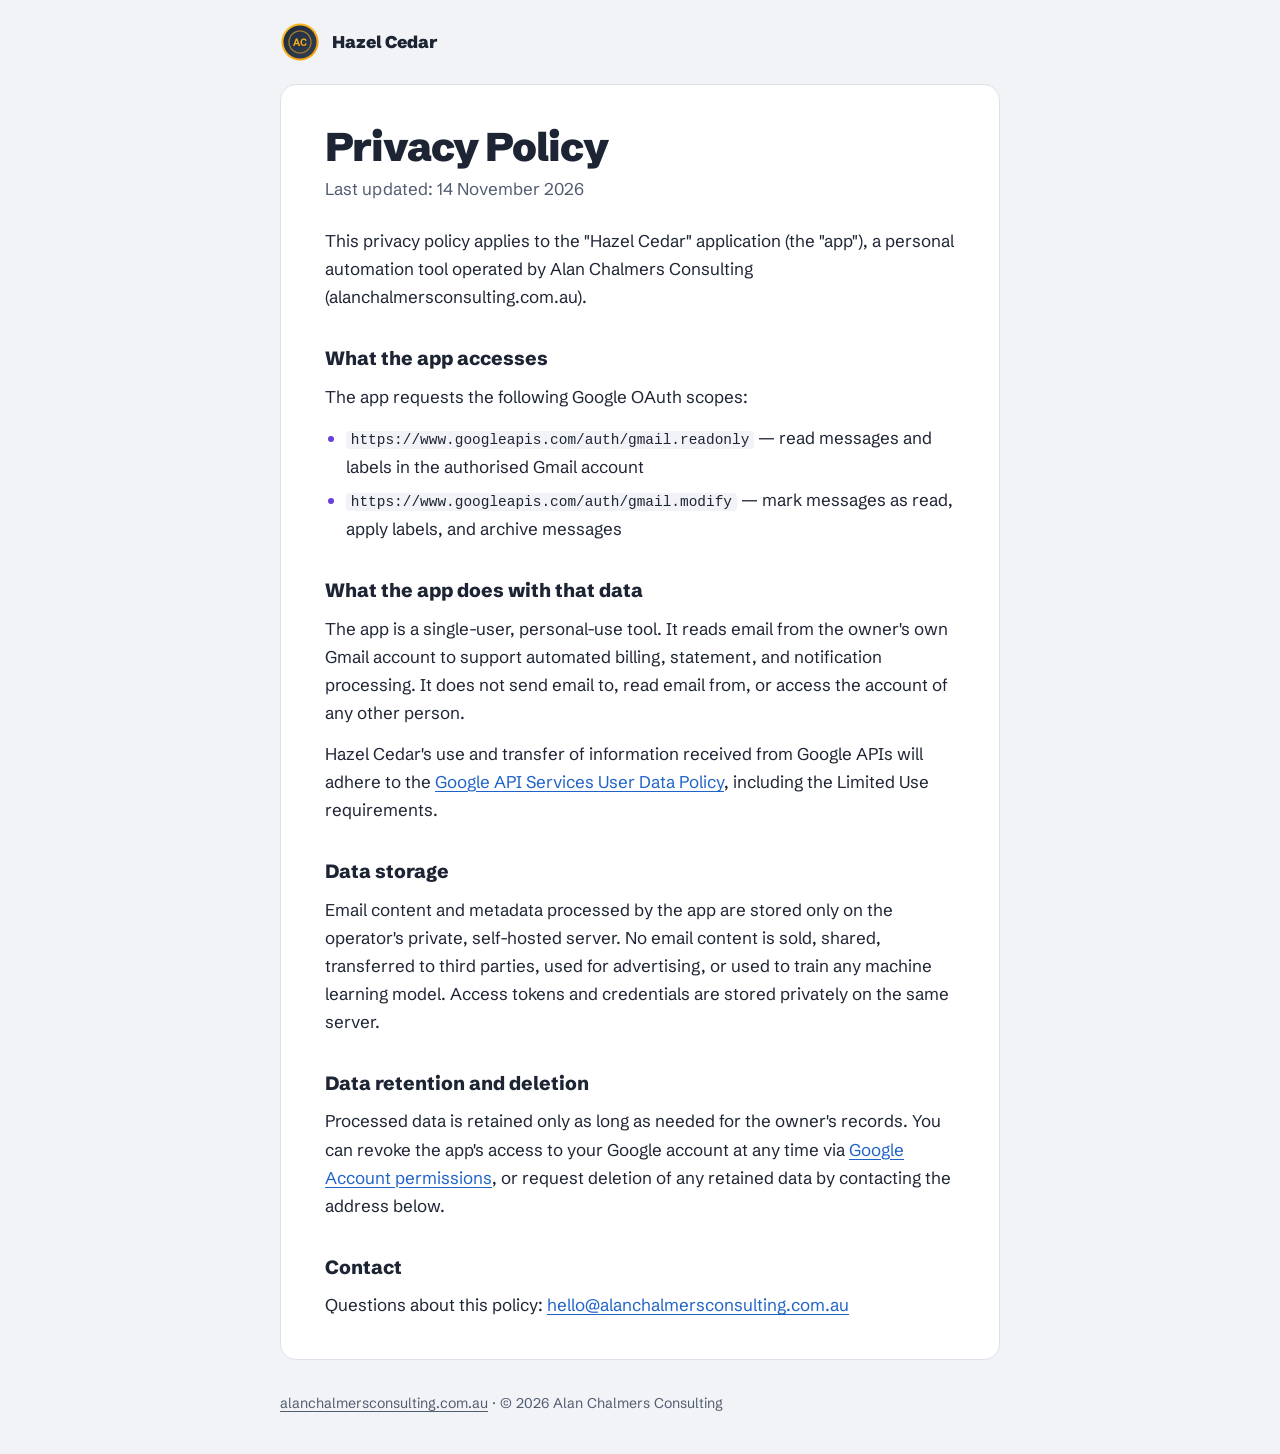
<file: apps/hazel-cedar/index.html>
<!DOCTYPE html>
<html lang="en-AU">
<head>
<meta charset="utf-8">
<meta name="viewport" content="width=device-width, initial-scale=1">
<title>Privacy Policy - Hazel Cedar</title>
<meta name="description" content="Privacy policy for Hazel Cedar, a single-user personal automation tool operated by Alan Chalmers Consulting.">
<link rel="icon" type="image/png" href="/apps/hazel-cedar/logo.png">
<link rel="stylesheet" href="/fonts/fonts.css">
<style>
  :root { --paper:#FFFFFF; --wash:#F1F3F7; --ink:#1D2433; --muted:#525C70; --rule:#DDE2EA; --build:#6A3FD9; --client:#1F63C9; }
  * { box-sizing: border-box; margin: 0; padding: 0; }
  body { font-family: 'Schibsted Grotesk', system-ui, -apple-system, sans-serif;
         background: var(--wash); color: var(--ink); line-height: 1.65; font-size: 17px; }
  a { color: var(--client); text-underline-offset: 3px; overflow-wrap: anywhere; }
  a:focus-visible { outline: 3px solid var(--build); outline-offset: 3px; border-radius: 4px; }
  .wrap { max-width: 760px; margin: 0 auto; padding: 0 20px; }
  .top { display: flex; align-items: center; gap: 12px; padding: 22px 0; }
  .top img { width: 40px; height: 40px; border-radius: 50%; }
  .top a { color: var(--ink); font-weight: 900; text-decoration: none; }
  .top a:hover { text-decoration: underline; }
  main { background: var(--paper); border: 1px solid var(--rule); border-radius: 16px; padding: 40px 44px; margin-bottom: 32px; }
  h1 { font-size: clamp(1.9rem, 6vw, 2.5rem); font-weight: 900; letter-spacing: -.02em; line-height: 1.1; }
  .updated { color: var(--muted); margin-top: 6px; }
  h2 { font-size: 1.2rem; font-weight: 800; margin: 2rem 0 .5rem; }
  p + p, p + ul, ul + p { margin-top: .8rem; }
  main > p:first-of-type + p { margin-top: 1.5rem; }
  ul { padding-left: 1.3rem; }
  li { margin: .35rem 0; }
  li::marker { color: var(--build); }
  code { font-size: .85em; background: var(--wash); padding: 1px 5px; border-radius: 4px; overflow-wrap: anywhere; }
  footer { padding: 0 0 40px; color: var(--muted); font-size: .88rem; }
  footer a { color: var(--muted); }
  @media (max-width: 600px) { body { font-size: 16px; } main { padding: 26px 20px; border-radius: 12px; } }
</style>
</head>
<body>
<div class="wrap">
<header class="top">
  <img src="/apps/hazel-cedar/logo.png" alt="" width="40" height="40">
  <a href="/apps/hazel-cedar/">Hazel Cedar</a>
</header>

<main>
<h1>Privacy Policy</h1>
<p class="updated">Last updated: 14 November 2026</p>

<p>This privacy policy applies to the "Hazel Cedar" application (the "app"),
a personal automation tool operated by Alan Chalmers Consulting
(alanchalmersconsulting.com.au).</p>

<h2>What the app accesses</h2>
<p>The app requests the following Google OAuth scopes:</p>
<ul>
  <li><code>https://www.googleapis.com/auth/gmail.readonly</code> &mdash; read messages and labels in the authorised Gmail account</li>
  <li><code>https://www.googleapis.com/auth/gmail.modify</code> &mdash; mark messages as read, apply labels, and archive messages</li>
</ul>

<h2>What the app does with that data</h2>
<p>The app is a single-user, personal-use tool. It reads email from the owner's
own Gmail account to support automated billing, statement, and notification
processing. It does not send email to, read email from, or access the account
of any other person.</p>
<p>Hazel Cedar's use and transfer of information received from Google APIs will
adhere to the <a href="https://developers.google.com/terms/api-services-user-data-policy">Google API Services User Data Policy</a>,
including the Limited Use requirements.</p>

<h2>Data storage</h2>
<p>Email content and metadata processed by the app are stored only on the
operator's private, self-hosted server. No email content is sold, shared,
transferred to third parties, used for advertising, or used to train any
machine learning model. Access tokens and credentials are stored privately on
the same server.</p>

<h2>Data retention and deletion</h2>
<p>Processed data is retained only as long as needed for the owner's records.
You can revoke the app's access to your Google account at any time via
<a href="https://myaccount.google.com/permissions">Google Account permissions</a>,
or request deletion of any retained data by contacting the address below.</p>

<h2>Contact</h2>
<p>Questions about this policy: <a href="mailto:hello@alanchalmersconsulting.com.au">hello@<wbr>alanchalmersconsulting.com.au</a></p>
</main>

<footer><a href="/">alanchalmersconsulting.com.au</a> · © 2026 Alan Chalmers Consulting</footer>
</div>
</body>
</html>
</file>
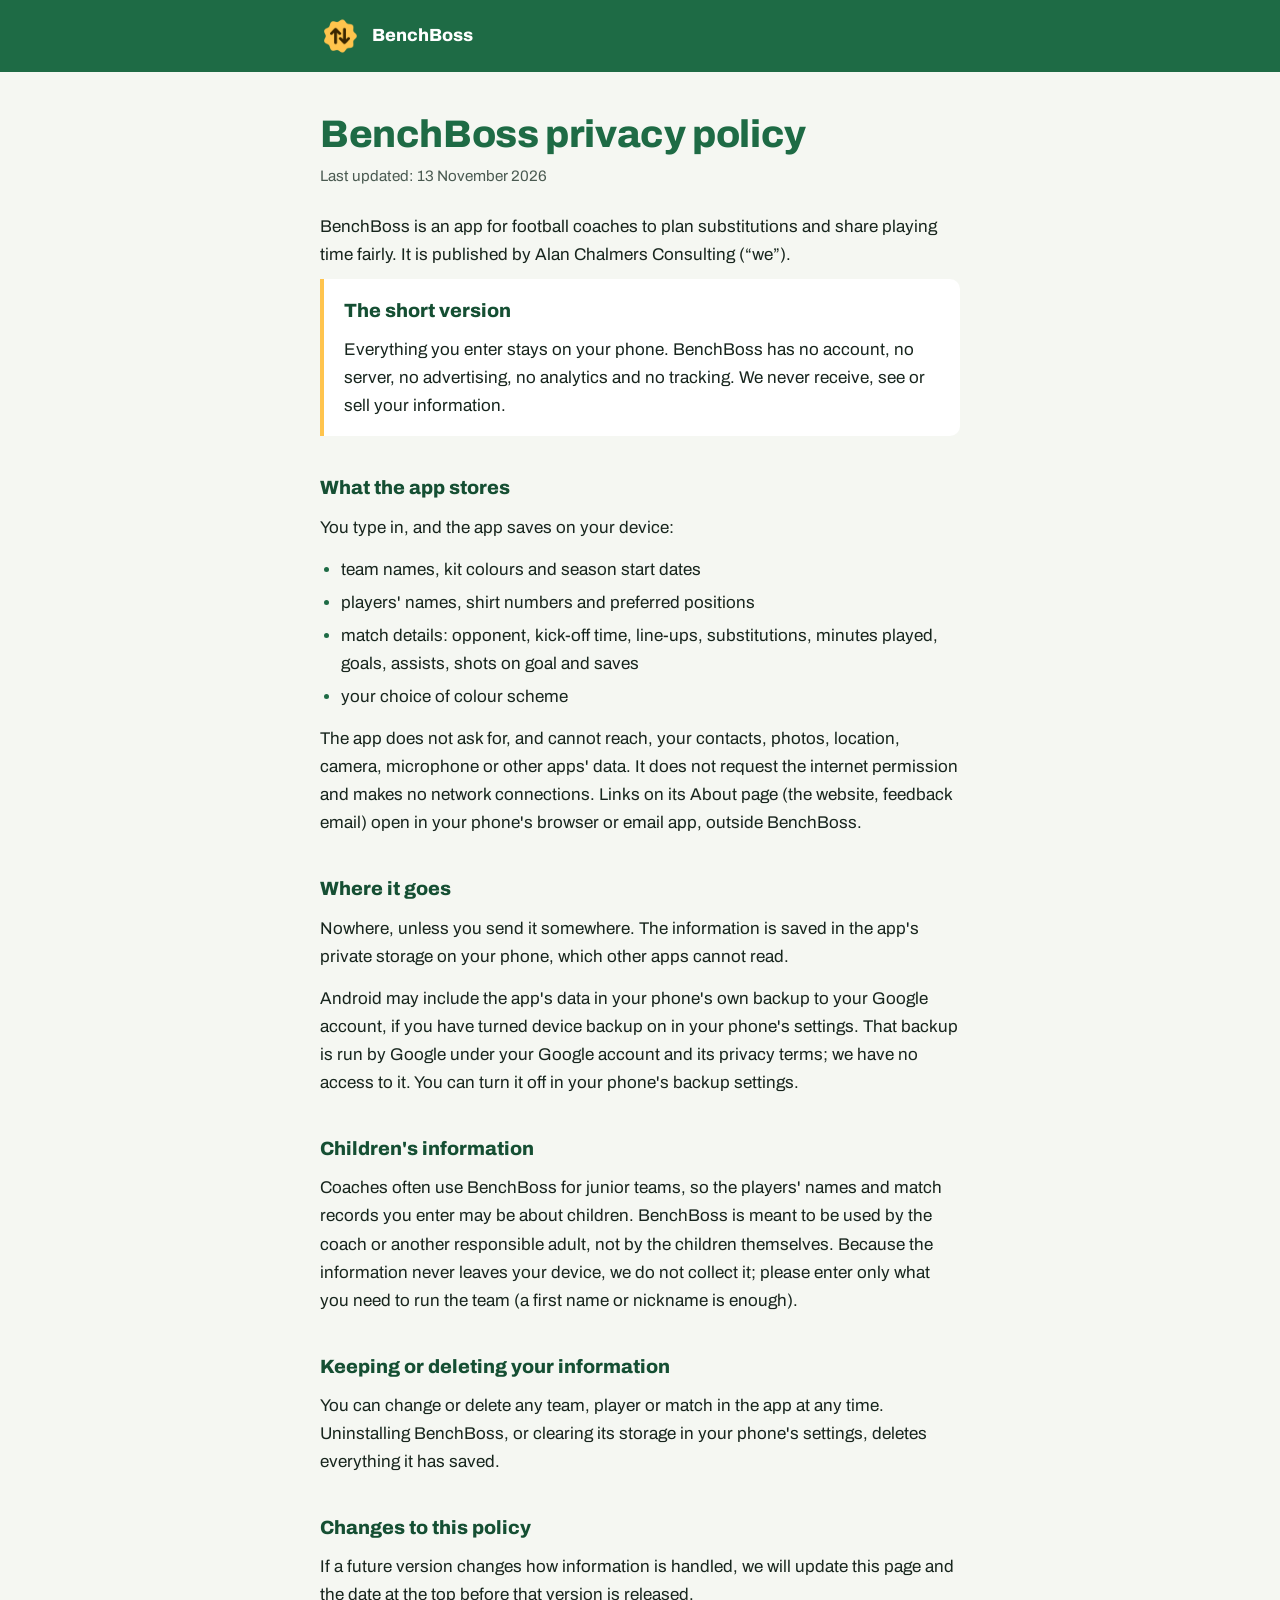
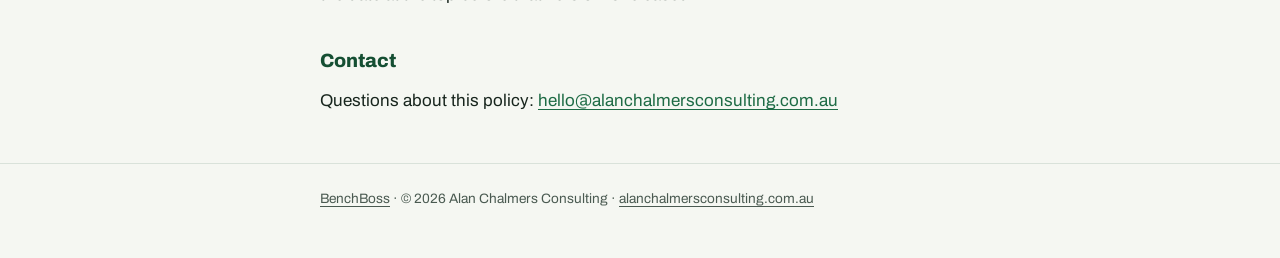
<file: benchboss/privacy/index.html>
<!DOCTYPE html>
<html lang="en">
<head>
    <meta charset="UTF-8">
    <meta name="viewport" content="width=device-width, initial-scale=1.0">
    <title>BenchBoss privacy policy</title>
    <meta name="description" content="Privacy policy for the BenchBoss Android app. Everything you enter stays on your phone.">
    <link rel="icon" type="image/png" sizes="32x32" href="/benchboss/favicon-32.png">
    <link rel="stylesheet" href="/fonts/fonts.css">
    <style>
        :root {
            --grass:      #1E6B45;
            --grass-dark: #154F33;
            --gold:       #FFC44D;
            --ink:        #3A2600;
            --text:       #17251D;
            --muted:      #4A5A51;
            --bg:         #F5F7F2;
            --line:       #D9E2DA;
        }
        * { margin: 0; padding: 0; box-sizing: border-box; }
        body {
            font-family: 'Archivo', system-ui, -apple-system, sans-serif;
            background: var(--bg);
            color: var(--text);
            font-size: 17px;
            line-height: 1.65;
        }
        a { color: var(--grass); text-underline-offset: 3px; overflow-wrap: anywhere; }
        a:focus-visible {
            outline: 3px solid var(--gold);
            outline-offset: 3px;
            box-shadow: 0 0 0 6px var(--grass-dark);
            border-radius: 4px;
        }
        .skip-link {
            position: absolute; left: 1rem; top: -100px;
            background: var(--gold); color: var(--ink);
            padding: 0.5rem 1rem; z-index: 10; font-weight: 600;
        }
        .skip-link:focus { top: 0.5rem; }

        .wrap { max-width: 680px; margin: 0 auto; padding: 0 1.25rem; }

        header { background: var(--grass); color: #fff; padding: 1rem 0; }
        header .wrap { display: flex; align-items: center; gap: 0.75rem; }
        header img { width: 40px; height: 40px; border-radius: 10px; }
        header a { color: #fff; font-weight: 800; font-size: 1.1rem; text-decoration: none; }
        header a:hover { text-decoration: underline; }

        main.wrap { padding-top: 2.5rem; padding-bottom: 3rem; }
        h1 { font-size: clamp(1.8rem, 6vw, 2.4rem); font-weight: 800; line-height: 1.15; color: var(--grass); letter-spacing: -0.01em; }
        .updated { color: var(--muted); margin-top: 0.5rem; font-size: 0.95rem; }
        h2 { font-size: 1.2rem; font-weight: 800; color: var(--grass-dark); margin: 2.25rem 0 0.6rem; }
        p + p, p + ul, ul + p { margin-top: 0.9rem; }
        ul { padding-left: 1.3rem; }
        li { margin: 0.3rem 0; }
        li::marker { color: var(--grass); }
        .short {
            background: #fff; border-left: 4px solid var(--gold);
            padding: 1rem 1.25rem; border-radius: 0 10px 10px 0; margin-top: 0.6rem;
        }
        .short h2 { margin-top: 0; }

        footer { border-top: 1px solid var(--line); padding: 1.5rem 0 3rem; font-size: 0.85rem; color: var(--muted); }
        footer a { color: var(--muted); }
    </style>
</head>
<body>
<a class="skip-link" href="#main">Skip to content</a>

<header>
    <div class="wrap">
        <img src="/benchboss/icon-192.png" alt="" width="40" height="40">
        <a href="/benchboss/">BenchBoss</a>
    </div>
</header>

<main id="main" class="wrap">
    <h1>BenchBoss privacy policy</h1>
    <p class="updated">Last updated: 13 November 2026</p>

    <p style="margin-top:1.5rem">BenchBoss is an app for football coaches to plan substitutions and share
    playing time fairly. It is published by Alan Chalmers Consulting (&ldquo;we&rdquo;).</p>

    <section class="short">
        <h2>The short version</h2>
        <p>Everything you enter stays on your phone. BenchBoss has no account, no
        server, no advertising, no analytics and no tracking. We never receive,
        see or sell your information.</p>
    </section>

    <h2>What the app stores</h2>
    <p>You type in, and the app saves on your device:</p>
    <ul>
        <li>team names, kit colours and season start dates</li>
        <li>players' names, shirt numbers and preferred positions</li>
        <li>match details: opponent, kick-off time, line-ups, substitutions,
        minutes played, goals, assists, shots on goal and saves</li>
        <li>your choice of colour scheme</li>
    </ul>
    <p>The app does not ask for, and cannot reach, your contacts, photos,
    location, camera, microphone or other apps' data. It does not request the
    internet permission and makes no network connections. Links on its About
    page (the website, feedback email) open in your phone's browser or email
    app, outside BenchBoss.</p>

    <h2>Where it goes</h2>
    <p>Nowhere, unless you send it somewhere. The information is saved in the
    app's private storage on your phone, which other apps cannot read.</p>
    <p>Android may include the app's data in your phone's own backup to your
    Google account, if you have turned device backup on in your phone's
    settings. That backup is run by Google under your Google account and its
    privacy terms; we have no access to it. You can turn it off in your
    phone's backup settings.</p>

    <h2>Children's information</h2>
    <p>Coaches often use BenchBoss for junior teams, so the players' names and
    match records you enter may be about children. BenchBoss is meant to be
    used by the coach or another responsible adult, not by the children
    themselves. Because the information never leaves your device, we do not
    collect it; please enter only what you need to run the team (a first
    name or nickname is enough).</p>

    <h2>Keeping or deleting your information</h2>
    <p>You can change or delete any team, player or match in the app at any
    time. Uninstalling BenchBoss, or clearing its storage in your phone's
    settings, deletes everything it has saved.</p>

    <h2>Changes to this policy</h2>
    <p>If a future version changes how information is handled, we will update
    this page and the date at the top before that version is released.</p>

    <h2>Contact</h2>
    <p>Questions about this policy: <a href="mailto:hello@alanchalmersconsulting.com.au">hello@alanchalmersconsulting.com.au</a></p>
</main>

<footer>
    <div class="wrap"><a href="/benchboss/">BenchBoss</a> · &copy; 2026 Alan Chalmers Consulting · <a href="/">alanchalmersconsulting.com.au</a></div>
</footer>
</body>
</html>
</file>
<file: fonts/fonts.css>
/* Self-hosted fonts (SIL OFL 1.1, see LICENSE.txt). No third-party requests. */
@font-face { font-family: 'Schibsted Grotesk'; font-style: normal; font-weight: 400; font-display: swap; src: url('/fonts/schibsted-grotesk-latin-400-normal.woff2') format('woff2'); }
@font-face { font-family: 'Schibsted Grotesk'; font-style: normal; font-weight: 600; font-display: swap; src: url('/fonts/schibsted-grotesk-latin-600-normal.woff2') format('woff2'); }
@font-face { font-family: 'Schibsted Grotesk'; font-style: normal; font-weight: 800; font-display: swap; src: url('/fonts/schibsted-grotesk-latin-800-normal.woff2') format('woff2'); }
@font-face { font-family: 'Schibsted Grotesk'; font-style: italic; font-weight: 800; font-display: swap; src: url('/fonts/schibsted-grotesk-latin-800-italic.woff2') format('woff2'); }
@font-face { font-family: 'Schibsted Grotesk'; font-style: normal; font-weight: 900; font-display: swap; src: url('/fonts/schibsted-grotesk-latin-900-normal.woff2') format('woff2'); }
@font-face { font-family: 'Archivo'; font-style: normal; font-weight: 400; font-display: swap; src: url('/fonts/archivo-latin-400-normal.woff2') format('woff2'); }
@font-face { font-family: 'Archivo'; font-style: normal; font-weight: 600; font-display: swap; src: url('/fonts/archivo-latin-600-normal.woff2') format('woff2'); }
@font-face { font-family: 'Archivo'; font-style: normal; font-weight: 800; font-display: swap; src: url('/fonts/archivo-latin-800-normal.woff2') format('woff2'); }
</file>
